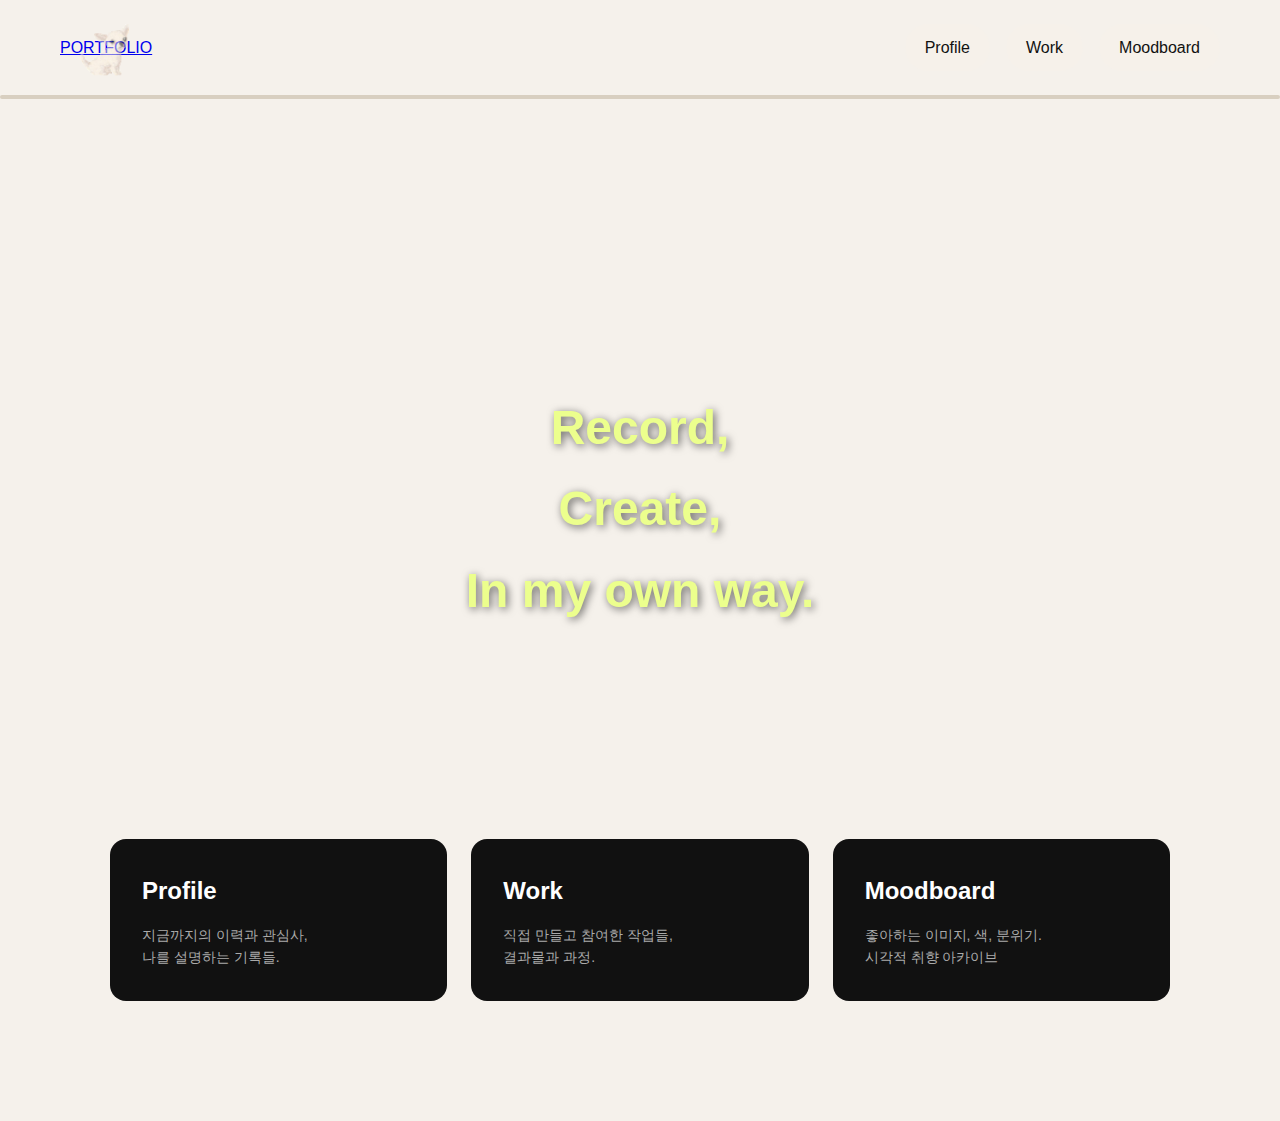
<file: index.html>
<!DOCTYPE html>
<html lang="ko">
<head>
  <meta charset="UTF-8" />
  <title>PORTFOLIO</title>
  <link rel="stylesheet" href="style.css" />
</head>
<body>

  <!-- 상단 메뉴 -->
  <header class="header">
    <div class="logo">
      <a href="index.html" class="logo-text">
        <span class= logo-bg-text"> PORTFOLIO </span>
        <img src="assets/icons/cute.webp" alt="아이콘" class="logo-bg-icon"/>
    </a>
    </div>

    <nav class="nav">
      <a href="profile.html" class="nav-item">Profile</a>
      <a href="work.html" class="nav-item">Work</a>
      <a href="moodboard.html" class="nav-item">Moodboard</a>
    </nav>
  </header>

<div class="header-divider"></div>

  <!-- 메인 -->
<main class="main">

  <!-- HERO -->
  <section class="hero-embed">
    
    <div class="hero-bg-video">
        <iframe
            src="https://www.youtube.com/embed/mNq9zEwSknY?controls=0&mute=1&autoplay=1&loop=1&playlist=mNq9zEwSknY"
            title="video player"
            frameboarder="0"
            allow=""accelerometer; autoplay; clipboard-write; encrypted-media; gyroscope; picture-in-picture"
            allowfullscreen>
        </iframe>
    </div>

    <div class="hero-text-overlay">
        <h1>
        Record,<br />
        Create,<br />
        In my own way.
        </h1>
    </div>
  </section>

  <!-- SECTIONS -->
  <section class="sections">

    <a href="profile.html" class="section-card">
      <h2>Profile</h2>
      <p>
        지금까지의 이력과 관심사,<br />
        나를 설명하는 기록들.
      </p>
    </a>

    <a href="work.html" class="section-card">
      <h2>Work</h2>
      <p>
        직접 만들고 참여한 작업들,<br />
        결과물과 과정.
      </p>
    </a>

    <a href="moodboard.html" class="section-card">
        <h2>Moodboard</h2>
        <p>
            좋아하는 이미지, 색, 분위기.<br />
            시각적 취향 아카이브
        </p>
    </a>

  </section>

</main>


</body>
</html>
</file>
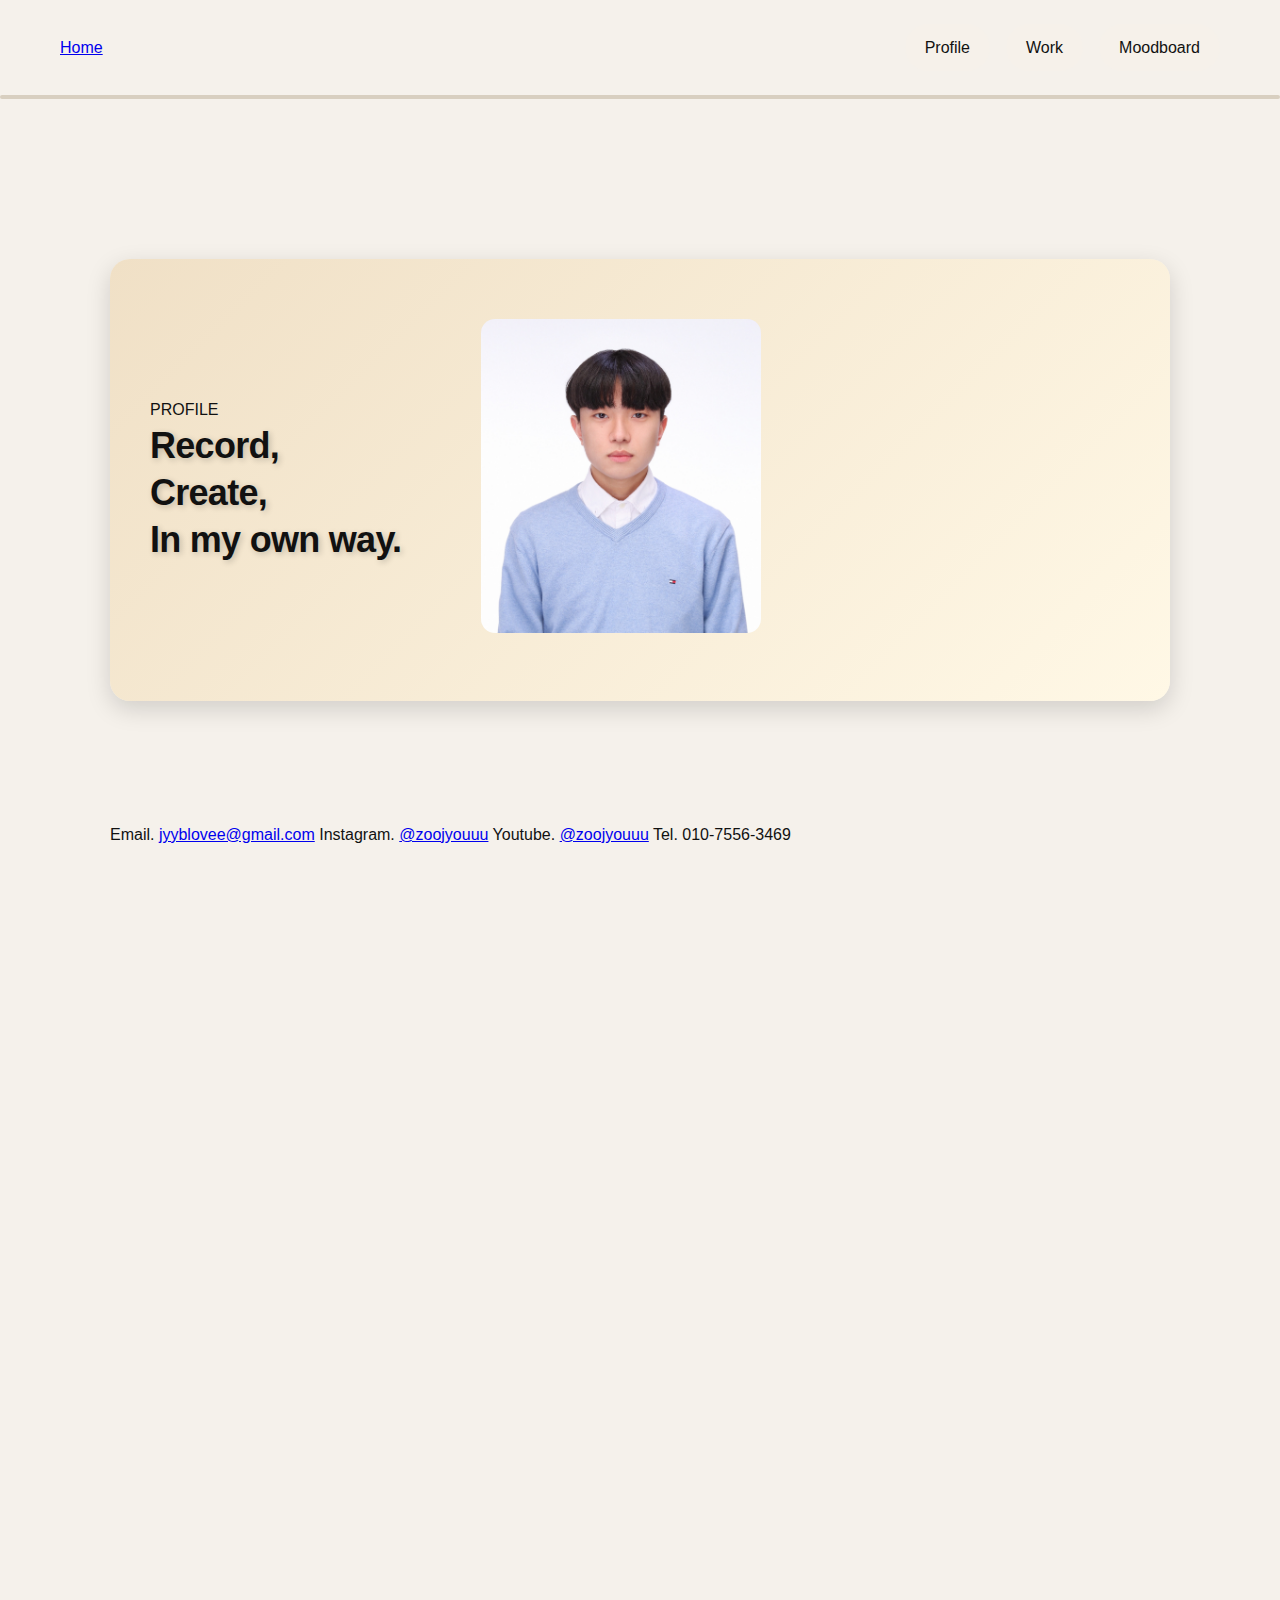
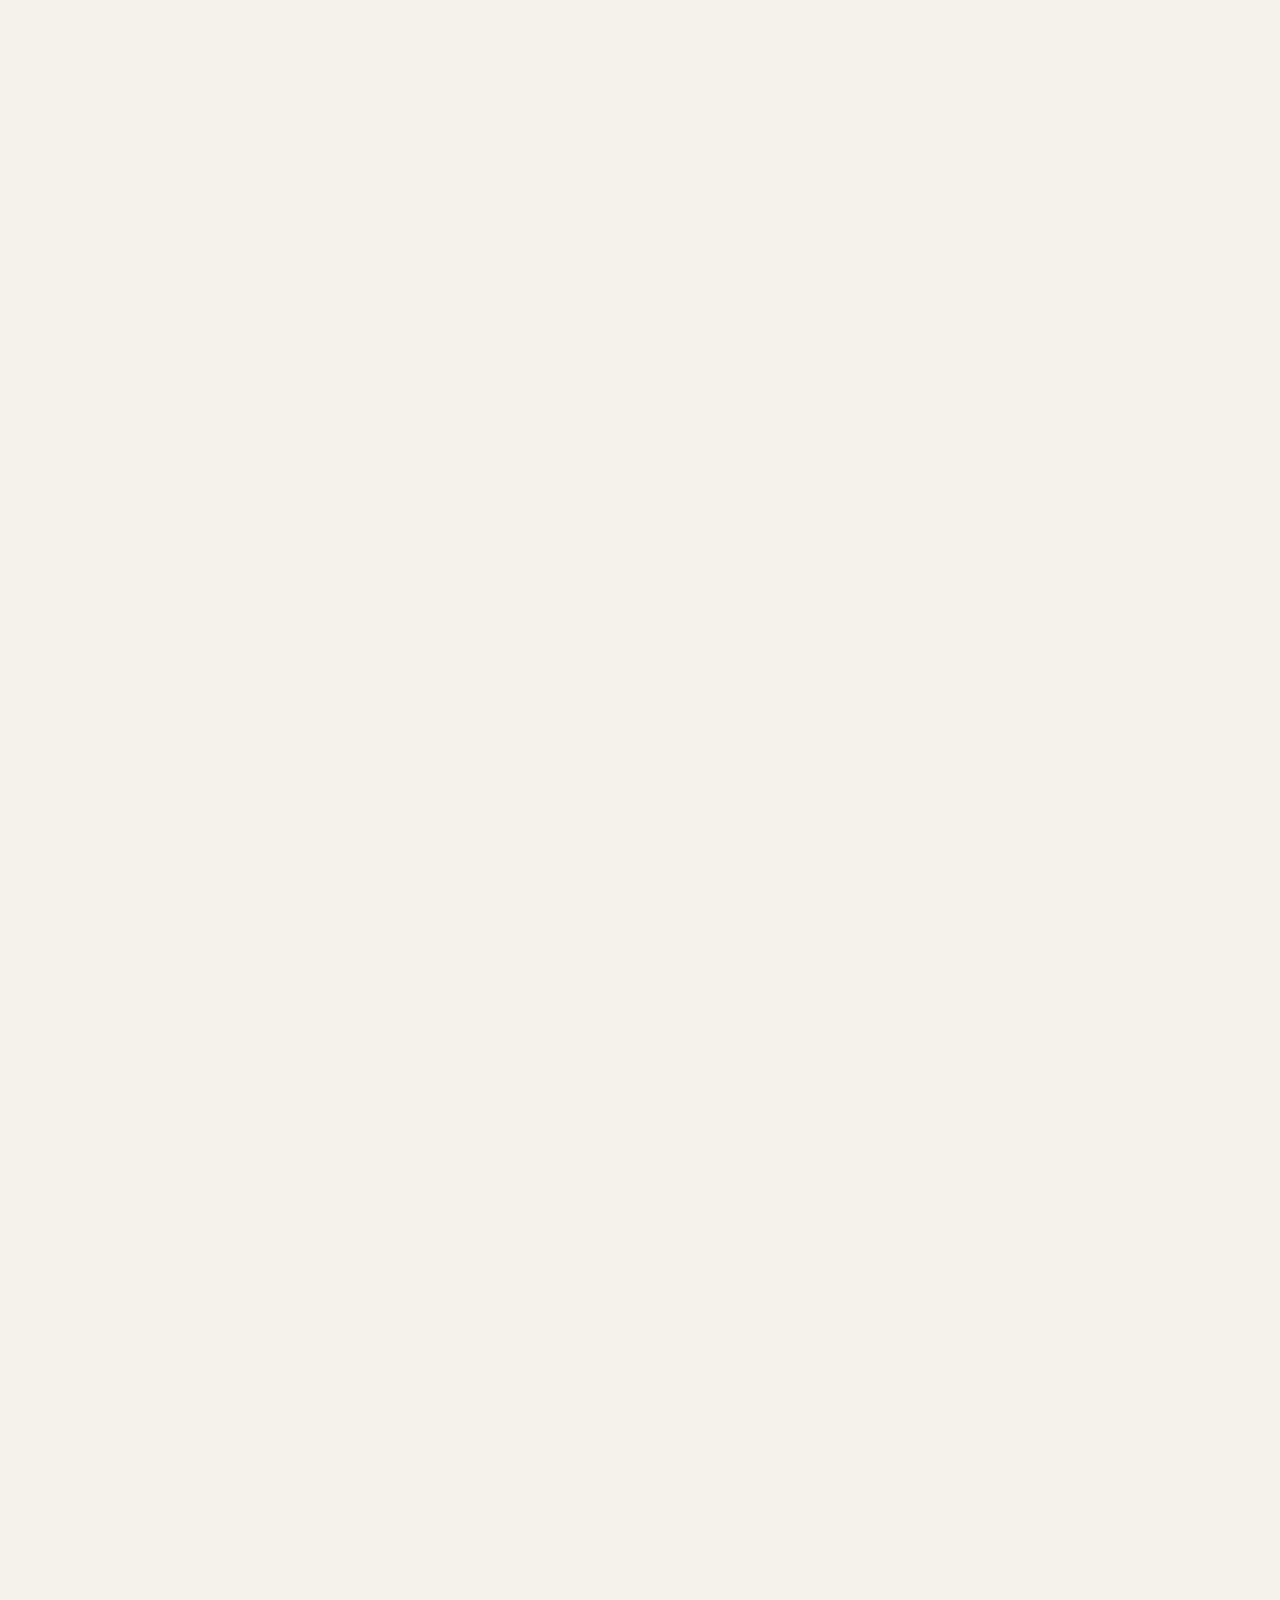
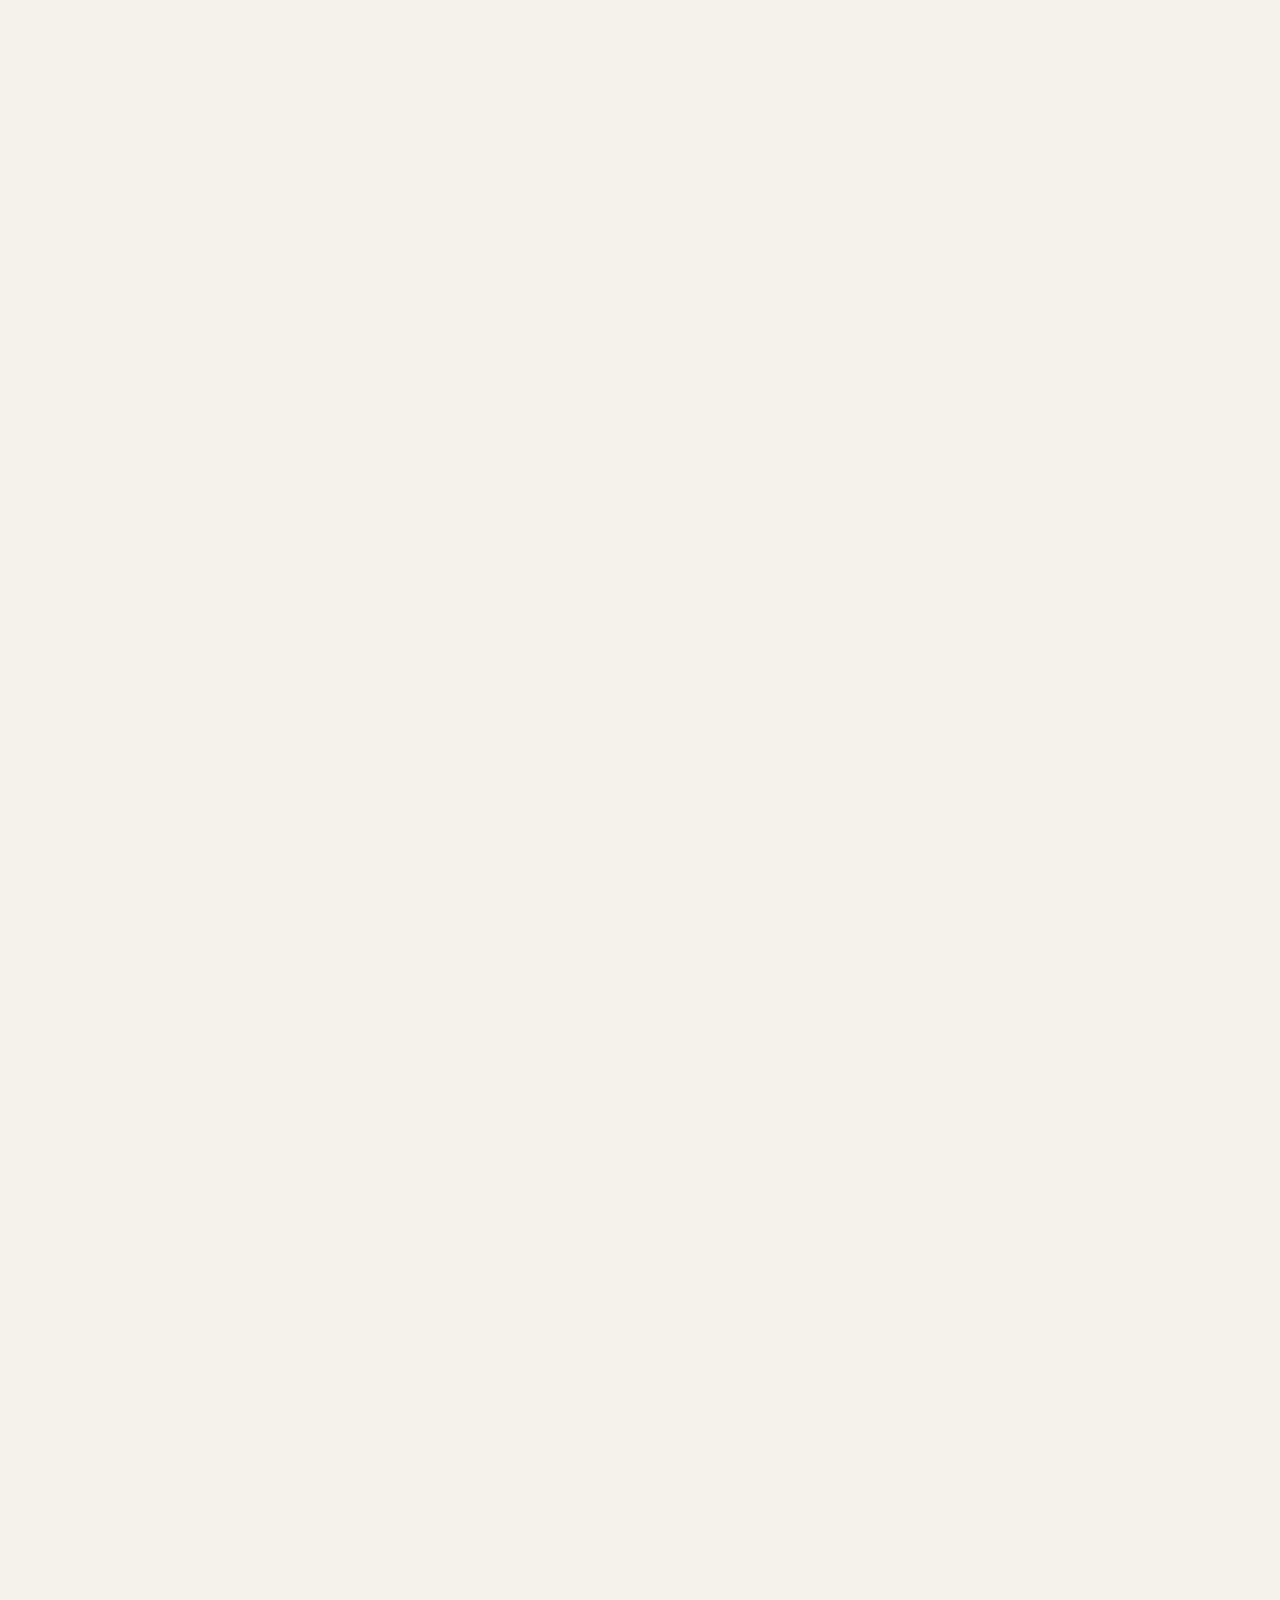
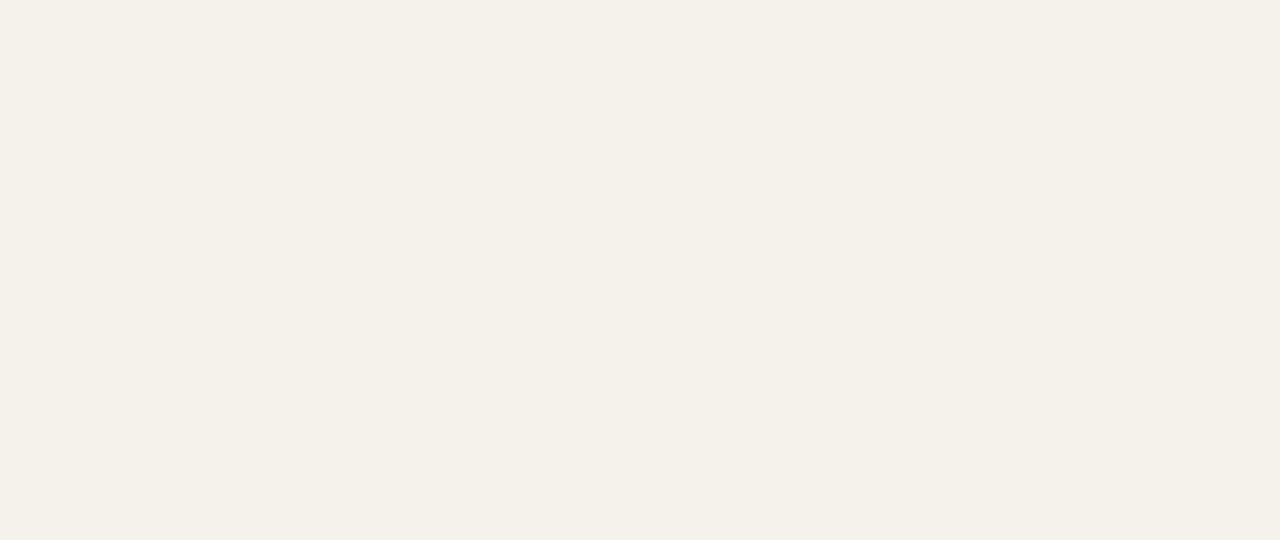
<file: profile.html>
<!DOCTYPE html>
<html lang="ko">
<head>
  <meta charset="UTF-8" />
  <title>Profile | Portfolio</title>
  <link rel="stylesheet" href="style.css" />
</head>
<body>

  <!-- HEADER -->
  <header class="header">
    <div class="logo">
      <a href="index.html" class="logo-text">Home</a>
    </div>
    <nav class="nav">
      <a href="profile.html" class="nav-item">Profile</a>
      <a href="work.html" class="nav-item">Work</a>
      <a href="moodboard.html" class="nav-item">Moodboard</a>
    </nav>
  </header>

  <div class="header-divider"></div>

  <!-- MAIN -->
  <main class="main profile-main">

    <!-- HERO -->
    <section class="page-title fade-section profile-hero hero-box">
      <div class="profile-hero-inner">
        <div class="profile-hero-text">
          <span class="profile-label">PROFILE</span>
          <h1 class="profile-hero-text-h1">
            Record,<br />
            Create,<br />
            In my own way.
          </h1>
        </div>
        <div class="profile-hero-image">
          <img src="assets/images/me.jpg" alt="profile photo"/>
        </div>
      </div>
    </section>

    <section class="block fade-section profile-contact">
      <div class="contact-text">
        <span>Email. <a href="mailto:jyyblovee@gmail.com">jyyblovee@gmail.com</a></span>
        <span>Instagram. <a href="https://instagram.com/zoojyouuuu">@zoojyouuu</a></span>
        <span>Youtube. <a href="https://www.youtube.com/@zoojyouuu">@zoojyouuu</a></span>
        <span>Tel. 010-7556-3469</span>
      </div>
    </section>

    <!-- INTRODUCTION -->
    <section class="block fade-section intro">
      <h2>Introduction</h2>
      <p>
        새로운 시각으로 사물과 현상을 표현하는 것에 관심이 있습니다.<br />
        영상과 텍스트를 중심으로 작업하며,
        개인의 경험을 콘텐츠로 구체화하는 과정에 집중합니다. <br />
        <br />
        외국어고등학교 출신으로, 대학교도 국제학을 전공하기에 <strong> 영어 사용에 능통합니다. </strong>
        <br />
        대학 방송국과 유튜브 팀에서의 활동을 통해 <strong> Adobe를 비롯한 여러 툴을 능숙하게 다룹니다. </strong> 
        <br />
        <br />
        여러 단체에서 리더로 활동한 경험이 많아, 이를 토대로 한 <strong>책임감과 리더십</strong>에 자신이 있습니다.
      </p>
    </section>

    <!-- TIMELINE -->
    <section class="block fade-section timeline-section">
      <h2>Timeline</h2>
      <ul class="timeline">

        <li>
          <span class="year">2025</span>
          <div class="timeline-card">
            <p class="timeline-title highlight">각종 프로젝트 기술 감독으로 참여</p>
            <p>'서강하이스쿨' 웹드라마 <strong>기술 감독</strong> </p>
          </div>
        </li>

        <li>
          <span class="year">2024</span>
          <div class="timeline-card">
            <p class="timeline-title highlight">언론사 활동을 중심으로 콘텐츠 제작</p>
            <p>서강대학교 방송국 SGBS <strong>총괄 위임</strong></p>
            <p>서강대학교 영상 크루 '서강하이스쿨' <strong>총괄 위임</strong></p>
          </div>
        </li>

        <li>
          <span class="year">2022.3 ~</span>
          <div class="timeline-card">
            <p class="timeline-title highlight">콘텐츠 창작을 본격적으로 시작</p>
            <p>서강대학교 방송국 SGBS 입국</p>
          </div>
        </li>

        <li>
          <span class="year">~ 2022.2</span>
          <div class="timeline-card">
            <p class="timeline-title highlight">학업 과정</p>
            <p>김포외국어고등학교 중국어학과 졸업</p>
            <p>서강대학교 글로벌한국학과 입학</p>
          </div>
        </li>

      </ul>
    </section>

    <!-- KEYWORDS -->
    <section class="block fade-section">
      <h2>Keywords</h2>
      <ul class="keywords">
        <li>#Record</li>
        <li>#Create</li>
        <li>#Storytelling</li>
        <li>#Media</li>
        <li>#Archive</li>
      </ul>
    </section>

    <!-- TOOLS -->
    <section class="block fade-section">
      <h2>Tools</h2>
      <div class="tools">
        <div class="tool-item">
          <img src="assets/tools/premierepro.png" alt="Adobe Premiere Pro" />
          <div class="tool-text">
            <h3>Premiere Pro</h3>
            <p class="tool-period">사용 기간 · 4년</p>
            <p>영상 편집 및 스토리 흐름 구성</p>
          </div>
        </div>

        <div class="tool-item">
          <img src="assets/tools/aftereffects.png" alt="After Effects" />
          <div class="tool-text">
            <h3>After Effects</h3>
            <p class="tool-period">사용 기간 · 1년</p>
            <p>모션 그래픽과 간단한 시각 효과</p>
          </div>
        </div>

        <div class="tool-item">
          <img src="assets/tools/photoshop.png" alt="Photoshop" />
          <div class="tool-text">
            <h3>Photoshop</h3>
            <p class="tool-period">사용 기간 · 4년</p>
            <p>이미지 보정 및 시각 요소 제작</p>
          </div>
        </div>

        <div class="tool-item">
          <img src="assets/tools/vscode.png" alt="VScode" />
          <div class="tool-text">
            <h3>Visual Studio Code</h3>
            <p class="tool-period">사용 기간 · 1년</p>
            <p>간단한 레이아웃 기획과 UI 구조 설계</p>
          </div>
        </div>
      </div>
    </section>

        <!-- EDUCATION & CERTIFICATES -->
    <section class="block fade-section profile-education">
      <h2>Education & Certificates</h2>
      <div class="education-cards">
        <!-- 학교 -->
        <div class="education-card">
          <h3>서강대학교</h3>
          <p>글로벌한국학과 전공 <br /> 미디어엔터테인먼트학과 부전공</p>
          <br />
          <p>학점 - 3.85/4.3</p>
        </div>

        <!-- 언어 능력 -->
        <div class="education-card">
          <h3>언어 능력</h3>
          <p><strong>English</strong> - Intermediate</p>
          <p><strong>Chinese</strong> - Elementary</p>
        </div>


        <!-- 수상 -->
        <div class="education-card">
          <h3>수상 내역</h3>
          <p>서강대학교 HUSS <br /> 수필 공모전 우수상</p>
        </div>

        <!-- 자격증 -->
         <div class="education-card">
          <h3>자격증</h3>
          <p>KBS한국어능력시험 3+ 급</p>
          <p>GTQ 1급</p>
          <p>운전면허 1종 보통</p>
         </div>
      </div>
    </section>

    <!-- 프로젝트 -->
    <section class="block fade-section profile-projects">
      <h2>Projects</h2>

      <div class="project-list">

        <div class="project-item">
          <h3>서강하이스쿨 SNS 관리</h3>
          <span class="project-role">총괄 · 2025–2026</span>
          <p>
            1년 동안의 주기적인 시리즈 콘텐츠 기획·제작을 총괄하며<br />
            팀 운영과 콘텐츠 퀄리티 관리를 동시에 수행했습니다. <br />
            정기적인 Youtube와 Instagram 관리를 도맡았습니다.
          </p>
        </div>


        <div class="project-item">
          <h3>서강하이스쿨 웹드라마 '불협/화음'</h3>
          <span class="project-role">기술 감독 · 2025</span>
          <p>
            웹드라마 제작 전반의 촬영·편집 기술을 총괄하며<br />
            장비 세팅, 촬영 워크플로우 구성, 후반 편집 가이드를 담당했습니다.
          </p>
        </div>

        <div class="project-item">
          <h3>서강방송국 SGBS 정규방송 기획</h3>
          <span class="project-role">국장 · 2022–2024</span>
          <p>
            정규 방송 및 특집 콘텐츠 기획·제작을 총괄하며<br />
            팀 운영과 콘텐츠 퀄리티 관리를 동시에 수행했습니다. <br />
            정기적인 Youtube와 Instagram 관리를 도맡았습니다.
          </p>
        </div>

        <div class="project-item">
          <h3>ALBATROSS 리크루팅 콘텐츠</h3>
          <span class="project-role">콘텐츠 기획 / 제작</span>
          <p>
            미식축구부 리크루팅을 위한 영상 및 이미지 콘텐츠를 제작하여<br />
            팀 브랜딩과 SNS 노출 강화를 목표로 했습니다. <br />
            '미식축구'를 소재로 한 동아리의 홍보 효과를 위해, <br />
            동아리 영상/로고/단체티 등을 제작하여 학교 굿즈샵에 판매하였습니다.
          </p>
        </div>

    

      </div>
    </section>


        <!-- ACTIVITIES -->
    <section class="block fade-section profile-activities">
      <h2>Activities</h2>

      <div class="activity-list">

        <div class="activity-item">
          <h3>서강대학교 방송국 SGBS</h3>
          <span class="activity-role">국장 위임 · 2022 – 2024</span>
          <p>
            기획부터 촬영, 편집까지 콘텐츠 제작 전반을 총괄하며<br />
            대학 방송국의 전체적인 운영과 방송 프로젝트 전체 관리를 담당했습니다.
          </p>
        </div>

        <div class="activity-item">
          <h3>서강하이스쿨</h3>
          <span class="activity-role">총괄 위임 · 2024 - 2026</span>
          <p>
            웹드라마 및 영상 콘텐츠 제작 과정에서<br />
            촬영·편집 기술 전반을 관리하고 연출을 지원했습니다.<br />
            해당 팀의 총괄 담당으로 1년 동안 활동하며, 유튜브를 비롯한 SNS 전반을 운영하였습니다.
          </p>
        </div>

        <div class="activity-item">
          <h3>서강대학교 미식축구부 ALBATROSS</h3>
          <span class="activity-role">플레이어 · 2022 - 2023, 2025 - 2026 </span>
          <p>
            서강대학교 미식축구부 선수로 활동하였으며, <br />
            리크루팅 기간 동안의 콘텐츠 구성 및 제작을 맡았습니다.
          </p>
        </div>

      </div>
    </section>


  </main>

  <!-- Fade-in Scroll Script -->
  <script>
    const sections = document.querySelectorAll('.fade-section');
    const observer = new IntersectionObserver((entries) => {
      entries.forEach(entry => {
        if (entry.isIntersecting) {
          entry.target.classList.add('show');
        }
      });
    }, { threshold: 0.15 });
    sections.forEach(section => observer.observe(section));
  </script>

</body>
</html>
</file>
<file: style.css>
/* ======================
   RESET & BASE
====================== */
* {
  margin: 0;
  padding: 0;
  box-sizing: border-box;
}

body {
  font-family: 'Noto Sans KR', sans-serif;
  background-color: #f5f1eb;
  color: #111;
  line-height: 1.7;
}

/* ======================
   LAYOUT
====================== */
.header {
  max-width: 1200px;
  margin: 0 auto;
  padding: 24px 20px;
  display: flex;
  justify-content: space-between;
  align-items: center;
}

.header-divider {
  width: 100%;
  height: 4px;
  background-color: #d8cfc0;
  margin: 0 auto 40px auto;
  border-radius: 2px;
}

.main {
  max-width: 1100px;
  margin: 0 auto;
  padding: 120px 20px;
}

/* ======================
   HEADER
====================== */
.logo {
  position: relative;
}

.logo text {
  display: inline-block;
  position: relative;
  font-size: 36px;
  font-weight: 700;
  color: #111;
  text-decoration: none;
}

.logo-bg-text {
  position: relative;
  z-index: 2;
  padding: 6px 12px;
  background: rgba(200,200,200,0.2);
  border-radius: 6px;
}

.logo-bg-icon {
  position: absolute;
  top: 50%;
  left: 50%;
  transform: translate(-50%, -50%);
  width: 60px;
  height: 60px;
  opacity: 0.5;
  z-index: 1;
  pointer-events: none;
}

.logo-text:visited {
  color: #111;
}

.logo-text:hover {
  color: #111;
}

.nav {
  display: flex;
  gap: 16px;
}

.nav-item {
  display: inline-block;
  padding: 10px 20px;
  background: #f6f1ea;
  border-radius: 50px;
  text-decoration: none;
  color: #111;
  font-weight: 500;
  transition: all 0.3s ease;
  font-size: 16px;
}


.nav-item:visited {
    color: #111;
    background-color: #f6f1ea;
}

.nav-item:hover {
  background: #e0d7c3;
  color: #697822;
  transform: translateY(-2px);
  box-shadow: 0 4px 12px rgba(0,0,0,0.1);
}

/* ======================
   COMMON BLOCKS
====================== */
.page-title {
  margin-bottom: 120px;
}

.page-title h1 {
  font-size: 44px;
  font-weight: 600;
  letter-spacing: -0.02em;
}

.page-title p {
  margin-top: 20px;
  font-size: 15px;
  color: #777;
}

.block {
  margin-bottom: 140px;
}

.block h2 {
  font-size: 20px;
  font-weight: 600;
  margin-bottom: 32px;
}

.block p {
  font-size: 15px;
  color: #555;
  max-width: 600px;
}

.block ul {
  list-style: none;
}

.block li {
  font-size: 15px;
  color: #555;
  margin-bottom: 12px;
}

/* ======================
   HOME
====================== */
.hero h1 {
  font-size: 48px;
  font-weight: 500;
  line-height: 1.2;
}

.hero p {
  margin-top: 32px;
  font-size: 15px;
  color: #555;
  max-width: 520px;
}

.sections {
  display: grid;
  grid-template-columns: repeat(auto-fit, minmax(260px, 1fr));
  gap: 24px;
  margin-top: 80px;
}

.section-card {
  display: block;
  padding: 32px;
  border-radius: 16px;
  background: #111;
  color: #fff;
  text-decoration: none;
  transition: transform 0.3s ease, box-shadow 0.3s ease;
}

.section-card h2 {
  font-size: 24px;
  margin-bottom: 12px;
}

.section-card p {
  font-size: 14px;
  line-height: 1.6;
  color: #aaa;
}

.section-card:hover {
  transform: translateY(-6px);
  box-shadow: 0 20px 40px rgba(0,0,0,0.4);
  background: #555069; 
}


/* ======================
   WORK
====================== */

.work-posters h2,
.work-videos h2 {
  display: inline-block;
  background: #ffd68f;
  color: #111;
  font-weight: 600;
  font-size: 18px;
  padding: 8px 16px;
  border-radius: 999px;
  margin-bottom: 24px;
}

.work-posters .section-card img {
  width: 100%;
  height: 300px;
  object-fit: cover;
  border-radius: 12px;
}

/* Lightbox Overlay */
#lightbox-overlay {
  display: none; /* 기본은 숨김 */
  position: fixed;
  top: 0;
  left: 0;
  width: 100vw;
  height: 100vh;
  background: rgba(0,0,0,0.85);
  justify-content: center;
  align-items: center;
  z-index: 9999;
  overflow: auto;
}

#lightbox-overlay img {
  max-width: 90%;
  max-height: 90%;
  border-radius: 12px;
  box-shadow: 0 0 40px rgba(0,0,0,0.6);
}

#lightbox-close {
  position: absolute;
  top: 20px;
  right: 40px;
  font-size: 36px;
  color: #fff;
  cursor: pointer;
  font-weight: bold;
  user-select: none;
}



.work-videos .section-card img {
  width: 100%;
  height: 220px; /* 카드 안에서 적당히 */
  object-fit: cover;
  border-radius: 12px;
}


/* ======================
   PROFILE
====================== */
.hero-box {
  background: linear-gradient(135deg, #f0e0c6, #fff8e6);
  padding: 60px 40px;
  border-radius: 20px;
  display: flex;
  flex-wrap: wrap;
  align-items: center;
  justify-content: space-between;
  gap: 60px;
  width: 100%;
  box-shadow: 0 8px 24px rgba(0,0,0,0.15);
}

.profile-hero-inner {
  display: flex;
  align-items: center;
  justify-content: space-between;
  gap: 80px;
}


.profile-hero-text-h1 {
  font-size: 36px !important;
  font-weight: 500;
  line-height: 1.3;
  color: #111;
  text-shadow: 2px 2px 6px rgba(0,0,0,0.2);
}

.profile-hero-image img {
  width: 280px;
  height: auto;
  border-radius: 14px;
}

.timeline {
  list-style: none;
  margin-top: 80px;
  padding-left: 40px;
  position: relative;
}

.timeline::before {
  content: "";
  position: absolute;
  left: 0;
  top: 0;
  width: 1px;
  height: 100%;
  background: #ddd;
}

.timeline li {
  display: flex;
  gap: 32px;
  margin-bottom: 100px;
  padding-left: 40px;
  position: relative;
}

.timeline li::before {
  content: "";
  position: absolute;
  left: -44px;
  top: 6px;
  width: 8px;
  height: 8px;
  background: #000;
  border-radius: 50%;
}

.timeline .year {
  display: block;
  font-size: 14px;
  color: #666;
  font-weight: 500;
  min-width: 40px;
  margin-bottom: 8px;
}

.timeline-title {
  font-size: 16px;
  font-weight: 600;
  color: #111;
  margin-bottom: 12px;
  line-height: 1.4;
}

.timeline-title.highlight {
  display: inline-block;
  padding: 6px 10px;
  background: rgba(17, 17, 17, 0.05);
  border-radius: 6px;
  border-left: 3px solid #111;
  padding-left: 12px;
}

.timeline-card {
  background: #ffffff;
  border: 1px solid rgba(0,0,0,0.06);
  padding: 20px 24px;
  border-radius: 12px;
  transition: all 0.3s ease;
}

.timeline li:hover .timeline-card {
  border-color: #111;
  transform: translateY(-4px);
  box-shadow: 0 16px 32px rgba(0, 0, 0, 0.06);
}

.timeline li:hover::before {
  background: #111;
}

.keywords {
  display: flex;
  flex-wrap: wrap;
  gap: 12px;
}

.keywords li {
  list-style: none;
  font-size: 14px;
  color: #111;
  padding: 8px 14px;
  border-radius: 999px;
  background: #ede7dd;
  border: 1px solid rgba(0,0,0,0.08);
  transition: all 0.25s ease;
}

.keywords li:hover {
  background: #111;
  color: #fff;
  transform: translateY(-2px);
}

/* ======================
   TOOLS
====================== */
.tools {
  display: grid;
  grid-template-columns: repeat(auto-fit,minmax(260px,1fr));
  gap: 24px;
}

.tool-item {
  background: #ffffff;
  border: 1px solid rgba(0,0,0,0.08);
  border-radius: 16px;
  padding: 24px;
  display: flex;
  align-items: center;
  gap: 20px;
  transition: all 0.3s ease;
}

.tool-item:hover {
  transform: translateY(-6px);
  box-shadow: 0 16px 32px rgba(0,0,0,0.08);
  border-color: #111;
}

.tool-item img {
  width: 40px;
  height: 40px;
  opacity: 0.9;
}

.tool-text h3 {
  font-size: 15px;
  font-weight: 600;
  margin-bottom: 6px;
}

.tool-text p {
  font-size: 14px;
  color: #666;
  line-height: 1.5;
}

/* ======================
   Edu
====================== */

.profile-education h2 {
  display: inline-block;
  color: #111;
  font-weight: 600;
  font-size: 18px;
  padding: 8px 16px;
  border-radius: 999px;
  margin-bottom: 24px;
}

.education-cards {
  display: grid;
  grid-template-columns: repeat(auto-fit, minmax(220px, 1fr));
  gap: 24px;
}

.education-card {
  background: #fff;
  color: #111;
  padding: 24px;
  border-radius: 16px;
  box-shadow: 0 4px 16px rgba(0,0,0,0.1);
  transition: transform 0.3s ease, box-shadow 0.3s ease;
}

.education-card:hover {
  transform: translateY(-4px);
  box-shadow: 0 8px 24px rgba(0,0,0,0.2);
}


/* ======================
   ACTIVITIES
====================== */

.profile-activities h2 {
  display: inline-block;
  color: #111;
  font-weight: 600;
  font-size: 18px;
  padding: 8px 16px;
  border-radius: 999px;
  margin-bottom: 32px;
}

.activity-list {
  display: flex;
  flex-direction: column;
  gap: 40px;
}

.activity-item {
  padding-left: 24px;
  border-left: 3px solid #111;
}

.activity-item h3 {
  font-size: 18px;
  font-weight: 600;
  margin-bottom: 6px;
}

.activity-role {
  display: block;
  font-size: 14px;
  color: #666;
  margin-bottom: 12px;
}

.activity-item p {
  font-size: 15px;
  color: #444;
  line-height: 1.7;
  max-width: 620px;
}


/* ======================
   FADE IN (SCROLL)
====================== */
.fade-section {
  opacity: 0;
  transform: translateY(24px);
  transition: opacity 0.8s ease, transform 0.8s ease;
}

.fade-section.show {
  opacity: 1;
  transform: translateY(0);
}

/* ======================
   HERO VIDEO / OVERLAY
====================== */
.hero-embed {
  position: relative;
  width: 100%;
  height: 500px;
  display: flex;
  align-items: center;
  justify-content: center;
  overflow: hidden;
}

.hero-bg-video iframe {
  position: absolute;
  top: 50%;
  left: 50%;
  width: 120%;
  height: 120%;
  transform: translate(-50%, -50%);
  z-index: 1;
  pointer-events: none;
  filter: brightness(0.6);
}

.hero-text-overlay {
  position: relative;
  z-index: 2;
  color: #ecff8d;
  text-align: center;
  max-width: 600px;
  padding: 0 20px;
  text-shadow: 2px 2px 4px rgba(0,0,0,0.6), 4px 4px 8px rgba(0,0,0,0.4);
}

.hero-text-overlay h1 {
  text-shadow: 2px 2px 8px rgba(0,0,0,0.6);
  font-size: 48px;
}

.hero-text-overlay p {
  text-shadow: 1px 1px 6px rgba(0,0,0,0.6);
  font-size: 16px;
  margin-top: 16px;
}

/* ===== Introduction ===== */
.block.intro {
  background: #d4d5d0;
  padding: 48px;
  border-radius: 12px;
}

/* ======================
   MOODBOARD
====================== */
/* Moodboard */

body.moodboard-page {
  background-color: #111; /* 검정색 배경 */
  color: #fff; /* 글자색도 흰색으로 바꿔주면 보임 */
}

body.moodboard-page .header-divider {
  background-color: #444; /* 헤더 구분선도 어둡게 */
}

body.moodboard-page .nav-item {
  background-color: #222;
  color: #fff;
}

body.moodboard-page .nav-item:hover {
  background-color: #555;
  color: #ffd68f;
}

body.moodboard-page .logo-text:visited {
  color: #ffffff;
}

body.moodboard-page .logo-text:hover {
  color: #ffbcbc;
}
.moodboard-grid {
  display: grid;
  grid-template-columns: repeat(auto-fit, minmax(200px, 1fr));
  gap: 16px;
}

.moodboard-grid img {
  width: 100%;
  height: auto;
  border-radius: 12px;
  object-fit: cover;
  cursor: pointer;
  transition: transform 0.3s ease;
}

.moodboard-grid img:hover {
  transform: scale(1.03);
}
</file>
